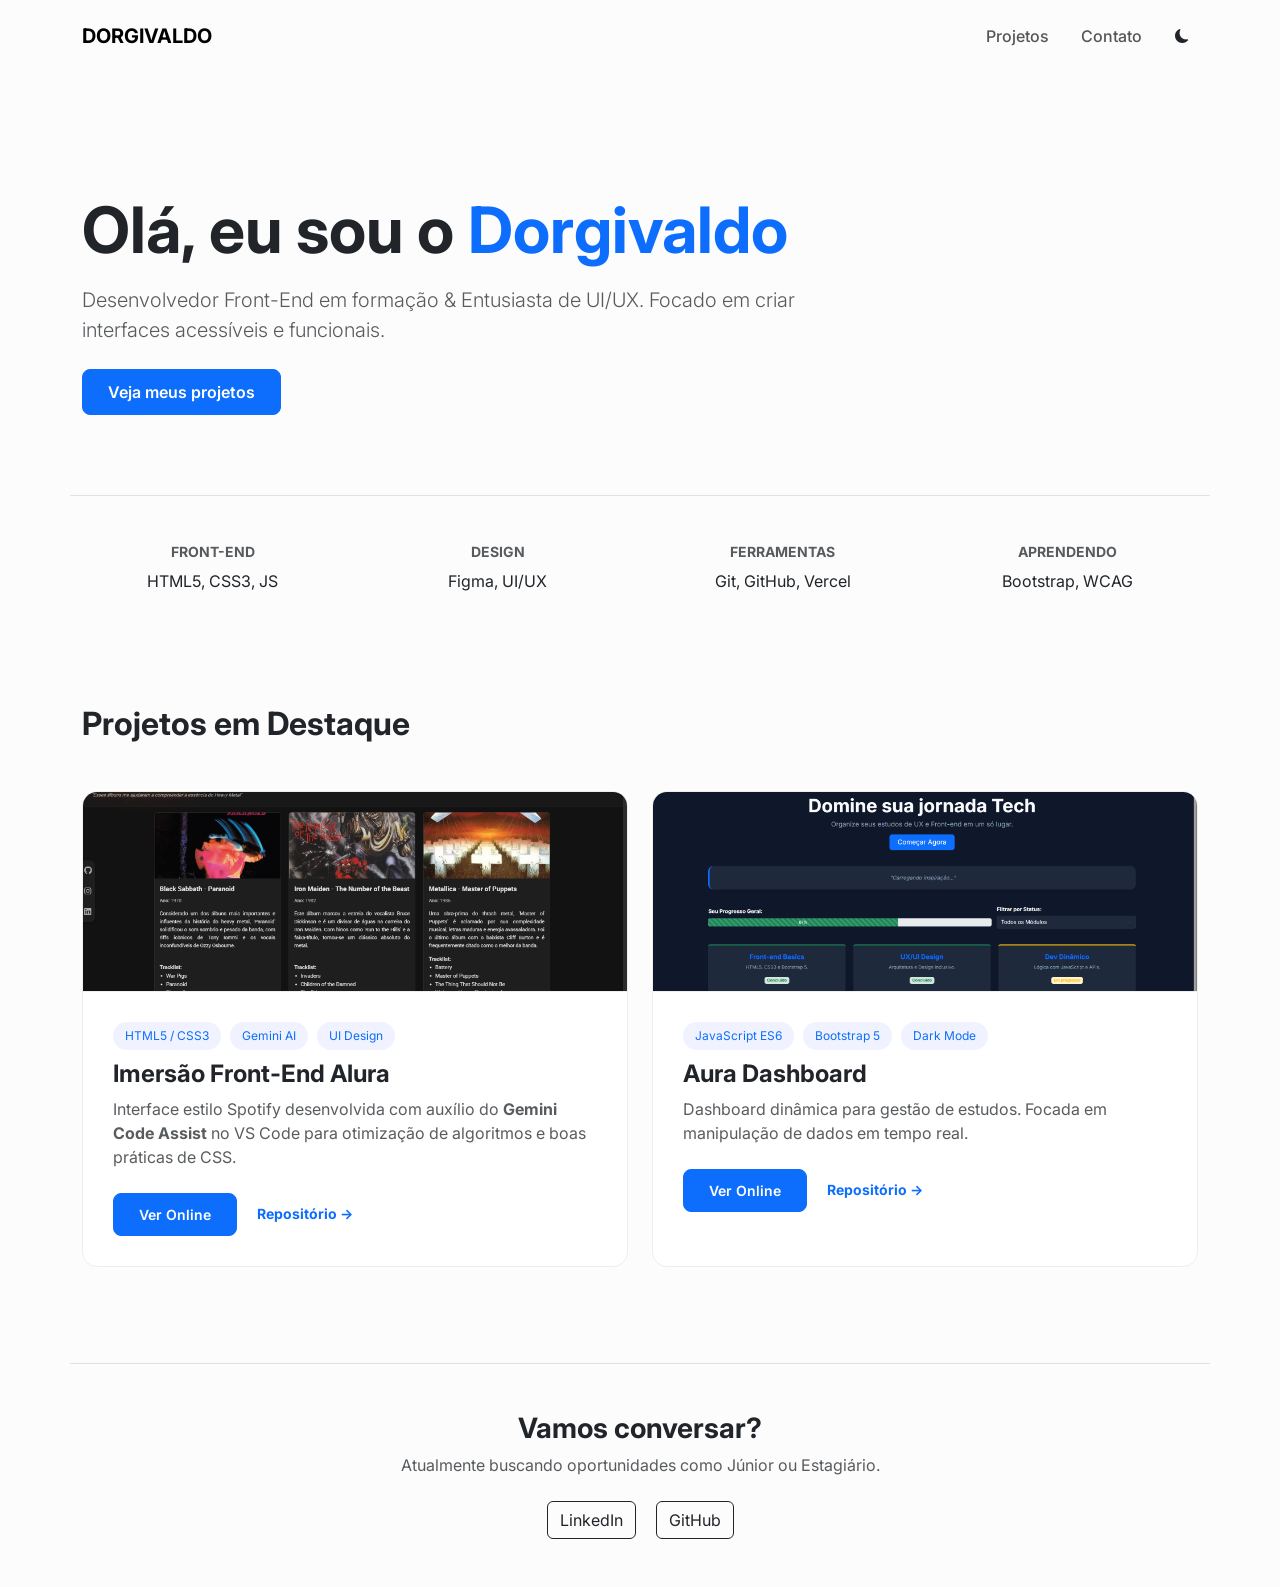
<file: index.html>
<!DOCTYPE html>
<html lang="pt-br">
<head>
    <meta charset="UTF-8">
    <meta name="viewport" content="width=device-width, initial-scale=1.0">
    <title>Dorgivaldo | Portfólio</title>
    <link href="https://cdn.jsdelivr.net/npm/bootstrap@5.3.0/dist/css/bootstrap.min.css" rel="stylesheet">
    <link href="https://fonts.googleapis.com/css2?family=Inter:wght@400;700&display=swap" rel="stylesheet">
    <link rel="stylesheet" href="https://cdn.jsdelivr.net/npm/bootstrap-icons@1.11.1/font/bootstrap-icons.css">
    <style>
        body { font-family: 'Inter', sans-serif; background-color: #fcfcfc; transition: background-color 0.3s ease, color 0.3s ease; }
        .hero { padding: 120px 0 80px; }
        .nav-link { font-weight: 500; color: #555 !important; }
        
        /* Estilização dos Cards de Projeto */
        .project-card { 
            border: 1px solid #eee; 
            border-radius: 15px; 
            background: white;
            transition: all 0.3s ease;
            height: 100%;
            overflow: hidden;
            display: flex;
            flex-direction: column;
        }
        
        .project-card:hover { 
            box-shadow: 0 10px 30px rgba(0,0,0,0.05); 
            transform: translateY(-5px); 
        }

        .project-card-body {
            padding: 30px;
            flex-grow: 1;
        }

        .project-card img {
            width: 100%;
            height: 200px;
            object-fit: cover;
            border-bottom: 1px solid #eee;
        }

        .btn-primary { padding: 10px 25px; border-radius: 8px; font-weight: 600; }
        
        .tags span {
            font-size: 0.75rem;
            background: #f0f2ff;
            color: #0d6efd;
            padding: 5px 12px;
            border-radius: 20px;
            margin-right: 5px;
            display: inline-block;
            margin-bottom: 10px;
        }

        /* --- ESTILOS DARK MODE --- */
        body.dark-mode {
            background-color: #121212;
            color: #f8f9fa;
        }

        .dark-mode .nav-link, .dark-mode .navbar-brand {
            color: #f8f9fa !important;
        }

        .dark-mode .project-card {
            background-color: #1e1e1e;
            border-color: #333;
        }

        .dark-mode .project-card img {
            border-color: #333;
            opacity: 0.8;
        }

        .dark-mode .text-muted {
            color: #adb5bd !important;
        }

        .dark-mode .border-top {
            border-color: #333 !important;
        }

        .dark-mode .tags span {
            background: #2c2f45;
            color: #74a9ff;
        }

        .dark-mode .btn-outline-dark {
            color: #f8f9fa;
            border-color: #f8f9fa;
        }
    </style>
</head>
<body>

    <nav class="navbar navbar-expand-lg py-3">
        <div class="container">
            <a class="navbar-brand fw-bold" href="#">DORGIVALDO</a>
            <div class="navbar-nav ms-auto d-flex align-items-center">
                <a class="nav-link px-3" href="#projetos">Projetos</a>
                <a class="nav-link px-3" href="#contato">Contato</a>
                <button id="dark-mode-toggle" class="btn btn-sm ms-2" aria-label="Alternar modo escuro">
                    <i id="theme-icon" class="bi bi-moon-fill"></i>
                </button>
            </div>
        </div>
    </nav>

    <header class="hero">
        <div class="container text-center text-md-start">
            <div class="row align-items-center">
                <div class="col-lg-8">
                    <h1 class="display-3 fw-bold mb-3">Olá, eu sou o <span class="text-primary">Dorgivaldo</span></h1>
                    <p class="lead text-muted mb-4">Desenvolvedor Front-End em formação & Entusiasta de UI/UX. Focado em criar interfaces acessíveis e funcionais.</p>
                    <a href="#projetos" class="btn btn-primary">Veja meus projetos</a>
                </div>
            </div>
        </div>
    </header>

    <section class="container py-5 border-top">
        <div class="row text-center">
            <div class="col-6 col-md-3">
                <h6 class="fw-bold text-uppercase text-muted small">Front-End</h6>
                <p>HTML5, CSS3, JS</p>
            </div>
            <div class="col-6 col-md-3">
                <h6 class="fw-bold text-uppercase text-muted small">Design</h6>
                <p>Figma, UI/UX</p>
            </div>
            <div class="col-6 col-md-3">
                <h6 class="fw-bold text-uppercase text-muted small">Ferramentas</h6>
                <p>Git, GitHub, Vercel</p>
            </div>
            <div class="col-6 col-md-3">
                <h6 class="fw-bold text-uppercase text-muted small">Aprendendo</h6>
                <p>Bootstrap, WCAG</p>
            </div>
        </div>
    </section>

    <section id="projetos" class="container py-5">
        <h2 class="fw-bold mb-5">Projetos em Destaque</h2>
        <div class="row g-4">
            
            <div class="col-md-6">
                <div class="project-card">
                    <img src="assets/img/screenshot-alura.png" alt="Interface Imersão Alura">
                    <div class="project-card-body">
                        <div class="tags">
                            <span>HTML5 / CSS3</span>
                            <span>Gemini AI</span> <span>UI Design</span>
                        </div>
                        <h4 class="fw-bold">Imersão Front-End Alura</h4>
                        <p class="text-muted">Interface estilo Spotify desenvolvida com auxílio do <strong>Gemini Code Assist</strong> no VS Code para otimização de algoritmos e boas práticas de CSS.</p>
                        <div class="mt-4">
                            <a href="https://nunezalc.github.io/Alura-imers-o-10/" target="_blank" class="btn btn-sm btn-primary">Ver Online</a>
                            <a href="https://github.com/NunezALC/Alura-imers-o-10" target="_blank" class="text-decoration-none ms-3 fw-bold small">Repositório →</a>
                        </div>
                    </div>
                </div>
            </div>

            <div class="col-md-6">
                <div class="project-card">
                    <img src="assets/img/screenshot-aura.png" alt="Pré-visualização da Dashboard Aura">
                    <div class="project-card-body">
                        <div class="tags">
                            <span>JavaScript ES6</span>
                            <span>Bootstrap 5</span>
                            <span>Dark Mode</span>
                        </div>
                        <h4 class="fw-bold">Aura Dashboard</h4>
                        <p class="text-muted">Dashboard dinâmica para gestão de estudos. Focada em manipulação de dados em tempo real.</p>
                        <div class="mt-4">
                            <a href="https://aura-dashboard-pi.vercel.app/" target="_blank" class="btn btn-sm btn-primary">Ver Online</a>
                            <a href="https://github.com/NunezALC/aura-dashboard" target="_blank" class="text-decoration-none ms-3 fw-bold small">Repositório →</a>
                        </div>
                    </div>
                </div>
            </div>

        </div>
    </section>

    <footer id="contato" class="container py-5 border-top mt-5 text-center">
        <h3 class="fw-bold">Vamos conversar?</h3>
        <p class="text-muted">Atualmente buscando oportunidades como Júnior ou Estagiário.</p>

        <div class="mt-4">
            <a href="https://www.linkedin.com/in/dorgivaldoalcantara/" class="btn btn-outline-dark mx-2">LinkedIn</a>
            <a href="https://github.com/NunezALC" class="btn btn-outline-dark mx-2">GitHub</a>
        </div>
    </footer>

    <script>
        const themeBtn = document.getElementById('dark-mode-toggle');
        const themeIcon = document.getElementById('theme-icon');
        const body = document.body;

        themeBtn.addEventListener('click', () => {
            body.classList.toggle('dark-mode');
            
            // Troca o ícone de Lua por Sol e vice-versa
            if (body.classList.contains('dark-mode')) {
                themeIcon.classList.replace('bi-moon-fill', 'bi-sun-fill');
            } else {
                themeIcon.classList.replace('bi-sun-fill', 'bi-moon-fill');
            }
        });
    </script>

    <script src="https://cdn.jsdelivr.net/npm/bootstrap@5.3.0/dist/js/bootstrap.bundle.min.js"></script>
</body>
</html>
</file>
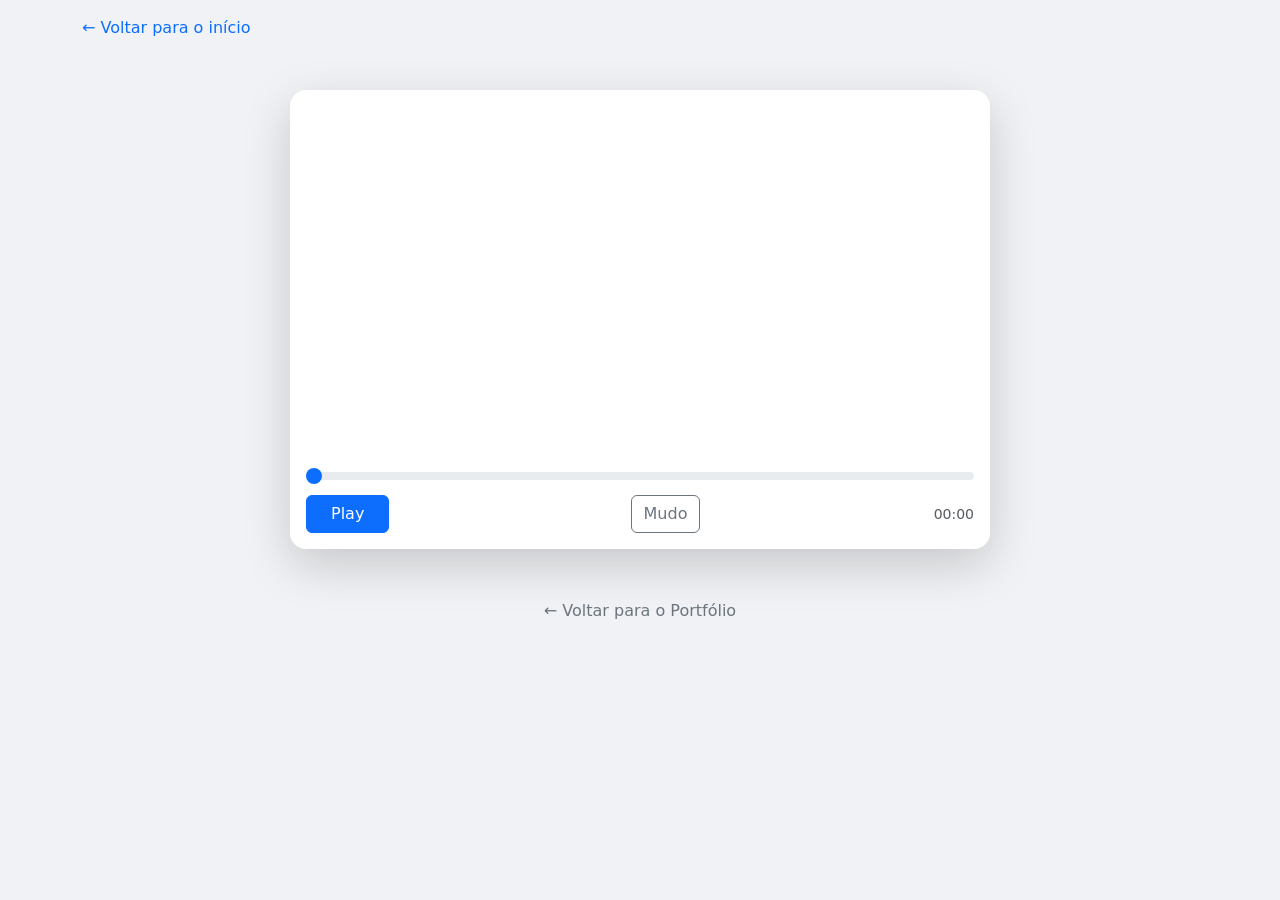
<file: Projetos/player-video/index.html>
<!DOCTYPE html>
<html lang="pt-br">
<head>
    <meta charset="UTF-8">
    <meta name="viewport" content="width=device-width, initial-scale=1.0">
    <title>Meu Palyer de Vídeo</title>
    <link href="https://cdn.jsdelivr.net/npm/bootstrap@5.3.0/dist/css/bootstrap.min.css" rel="stylesheet">
    <link rel="stylesheet" href="style.css">
</head>
<body>
    <div class="container mt-3">
       <a href="../../index.html" class="text-decoration-none">← Voltar para o início</a>
    </div>
    <div class="container">
        <div class="row justify-content-center">
            <div class="col-md-8">
                <div class="player-wrapper shadow-lg bg-white p-3 rounded-4">
                   <video id="video-principal" class="w-100 rounded-3">
                      <source src="https://www.w3schools.com/html/mov_bbb.mp4" type="video/mp4">
                   </video>

                   <div class="contrles-custom mt-3">
                        <input type="range" id="barra-progresso" class="form-range" value="0" step="0.1">
  
                     <div class="d-flex align-items-center justify-content-between mt-2">
                        <button id="btn-play-pause" class="btn btn-primary px-4">Play</button>
                        <button id="btn-mute" class="btn btn-outline-secondary ms-2">Mudo</button>
                        <span id="tempo-atual" class="text-muted small">00:00</span>
                     </div>
                   </div>
                </div>
                <div class="text-center mt-4">
                    <a href="../../index.html" class="text-decoration-none text-secondary">← Voltar para o Portfólio</a>
                </div>
            </div>
        </div>
    </div>
    <script src="script.js"></script>
</body>
</html>
</file>
<file: Projetos/player-video/style.css>
body {
    background-color: #f0f2f5;
}

.player-wrapper {
    max-width: 700px;
    margin: 50px auto;
    background: #fff;
    padding: 20px;
    border-radius: 20px;
    box-shadow: 0 10px 30px rgba(0, 0, 0, 0.1);
}

video {
    border-radius: 12px;
}

#btn-play-pause {
    transition: all 0.2s;
}

#btn-play-pause:hover {
    transform: scale(1.05);
}

.form-range::-webkit-slider-thumb {
    background: #0d6efd;
}

.form-range::-moz-range-thumb {
    background: #0d6efd;
}

/* Efeito de preenchimento da barra */
#barra-progresso {
    height: 8px;
    cursor: pointer;
}
</file>
